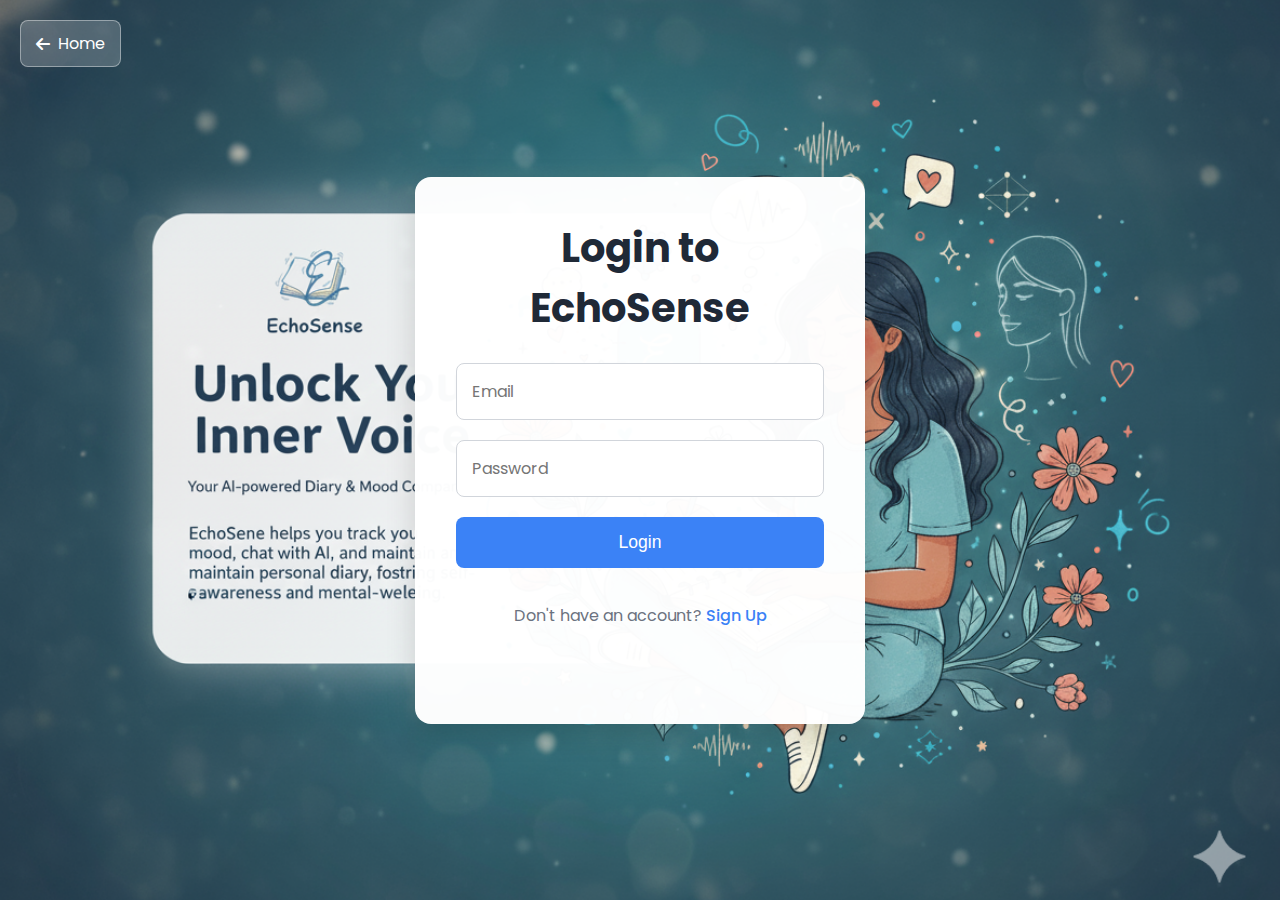
<file: frontend/diary.html>
<!DOCTYPE html>
<html lang="en">
<head>
    <meta charset="UTF-8" />
    <meta name="viewport" content="width=device-width, initial-scale=1.0" />
    <title>EchoSense - Diary & Chat</title>
    
    <!-- === ICONS KE LIYE === -->
    <link rel="stylesheet" href="https://cdnjs.cloudflare.com/ajax/libs/font-awesome/6.2.0/css/all.min.css">
    
    <!-- === DIARY CSS FILE KA LINK === -->
    <link rel="stylesheet" href="diary.css" /> 
</head>
<body>

    <!-- Main container for layout -->
    <div class="container">
    
        <!-- Header -->
        <header>
            <h1>Diary & AI Chat</h1>
            <div class="header-buttons">
                <button id="view-mood-board">
                    <i class="fas fa-chart-bar"></i> Mood Board
                </button>
                <button id="logout-btn">
                    <i class="fas fa-sign-out-alt"></i> Logout
                </button>
            </div>
        </header>

        <!-- Notebook layout -->
        <div class="notebook-container">
        
            <!-- Left Page: Diary Section -->
            <section id="diary-section">
                <h2>Today's Diary</h2>
                <textarea id="diary-input" placeholder="Speak or type your thoughts..."></textarea>
                <div class="controls">
                    <button id="mic-diary">🎤</button>
                    <button id="save-diary">Save</button>
                </div>
                <div id="diary-response"></div>
            </section>

            <!-- Right Page: Chat Section -->
            <section id="chat-section">
                <h2>AI Chat</h2>
                <div id="chat-box"><!-- Chat messages will be dynamically added here --></div>
                <div class="input-container">
                    <input type="text" id="chat-input" placeholder="Type or speak to EchoSense..." />
                    <button id="mic-chat">🎤</button>
                    <button id="send-chat">Send</button>
                </div>
            </section>
            
        </div>
    </div>
    
    <!-- All JS logic handled in scripts.js -->
    <script src="scripts.js"></script>
</body>
</html>
</file>
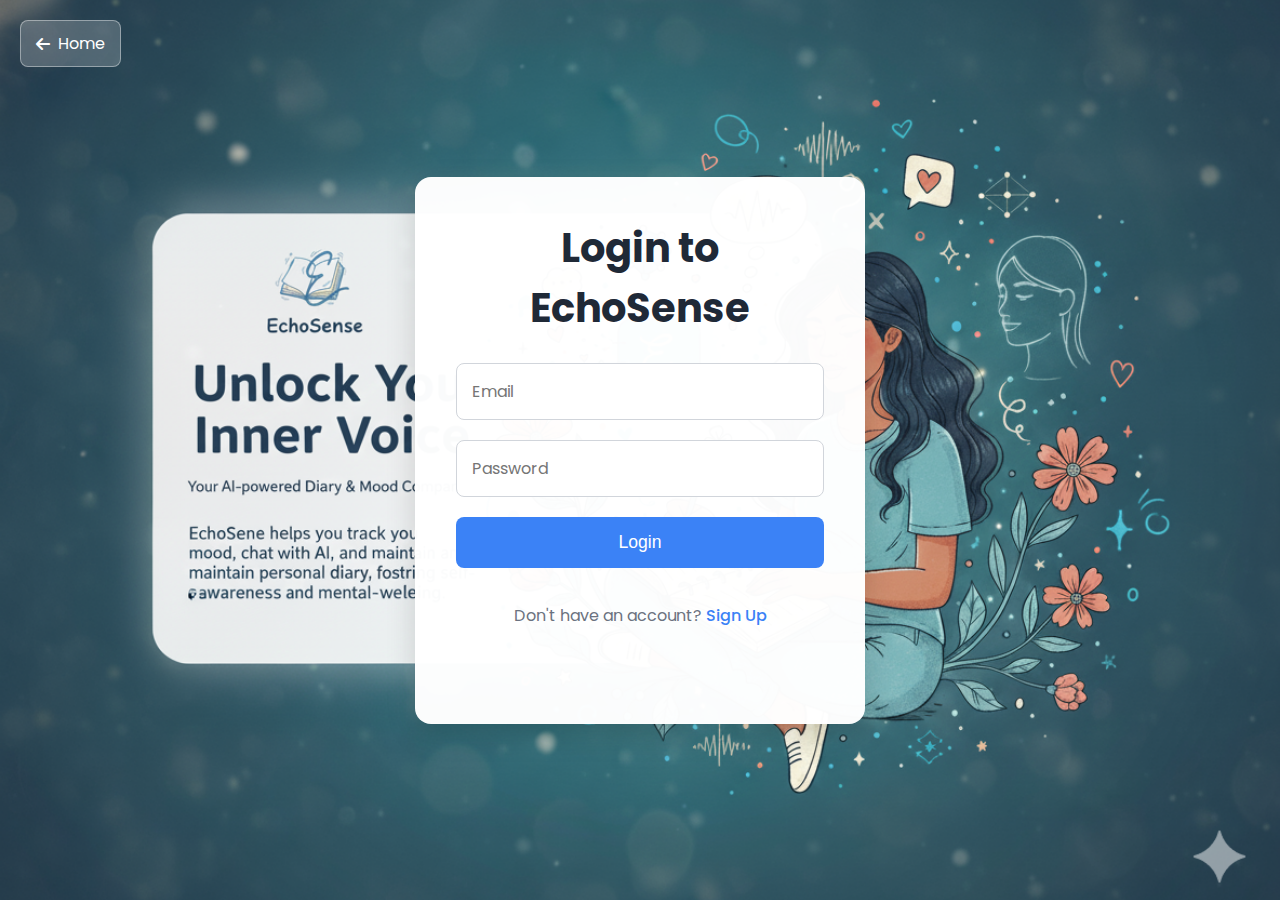
<file: frontend/login.html>
<!DOCTYPE html>
<html lang="en">

<head>
  <meta charset="UTF-8" />
  <meta name="viewport" content="width=device-width, initial-scale=1.0" />
  <title>EchoSense - Login</title>
  <link rel="stylesheet" href="auth.css" />
  <link rel="stylesheet" href="https://cdnjs.cloudflare.com/ajax/libs/font-awesome/6.2.0/css/all.min.css">
</head>

<body>
  <a href="index.html" class="back-home-btn">
    <i class="fas fa-arrow-left"></i> Home
  </a>
  <div class="container">
    <header>
      <h1>Login to EchoSense</h1>
    </header>

    <section id="login-section">
      <input type="email" id="email" placeholder="Email" />
      <input type="password" id="password" placeholder="Password" />
      <button id="login-btn">Login</button>
      <p>Don't have an account? <a href="signup.html">Sign Up</a></p>
      <p id="login-msg"></p>
    </section>
  </div>

  <script>
    const loginBtn = document.getElementById("login-btn");
    const msg = document.getElementById("login-msg");

    const API_URL = window.location.hostname === "localhost" || window.location.hostname === "127.0.0.1"
      ? "http://127.0.0.1:8001/api"
      : "https://echosense-0j6p.onrender.com/api";

    loginBtn.addEventListener("click", async () => {
      const email = document.getElementById("email").value;
      const password = document.getElementById("password").value;

      if (!email || !password) {
        msg.textContent = "Please fill all fields.";
        return;
      }

      try {
        const res = await fetch(`${API_URL}/login`, {
          method: "POST",
          headers: { "Content-Type": "application/json" },
          body: JSON.stringify({ email, password })
        });

        const data = await res.json();
        if (res.status === 200) {
          localStorage.setItem("token", data.access_token);
          window.location.href = "diary.html";
        } else {
          msg.textContent = data.detail || "Login failed!";
        }
      } catch (err) {
        msg.textContent = err.message;
      }
    });
  </script>
</body>

</html>
</file>
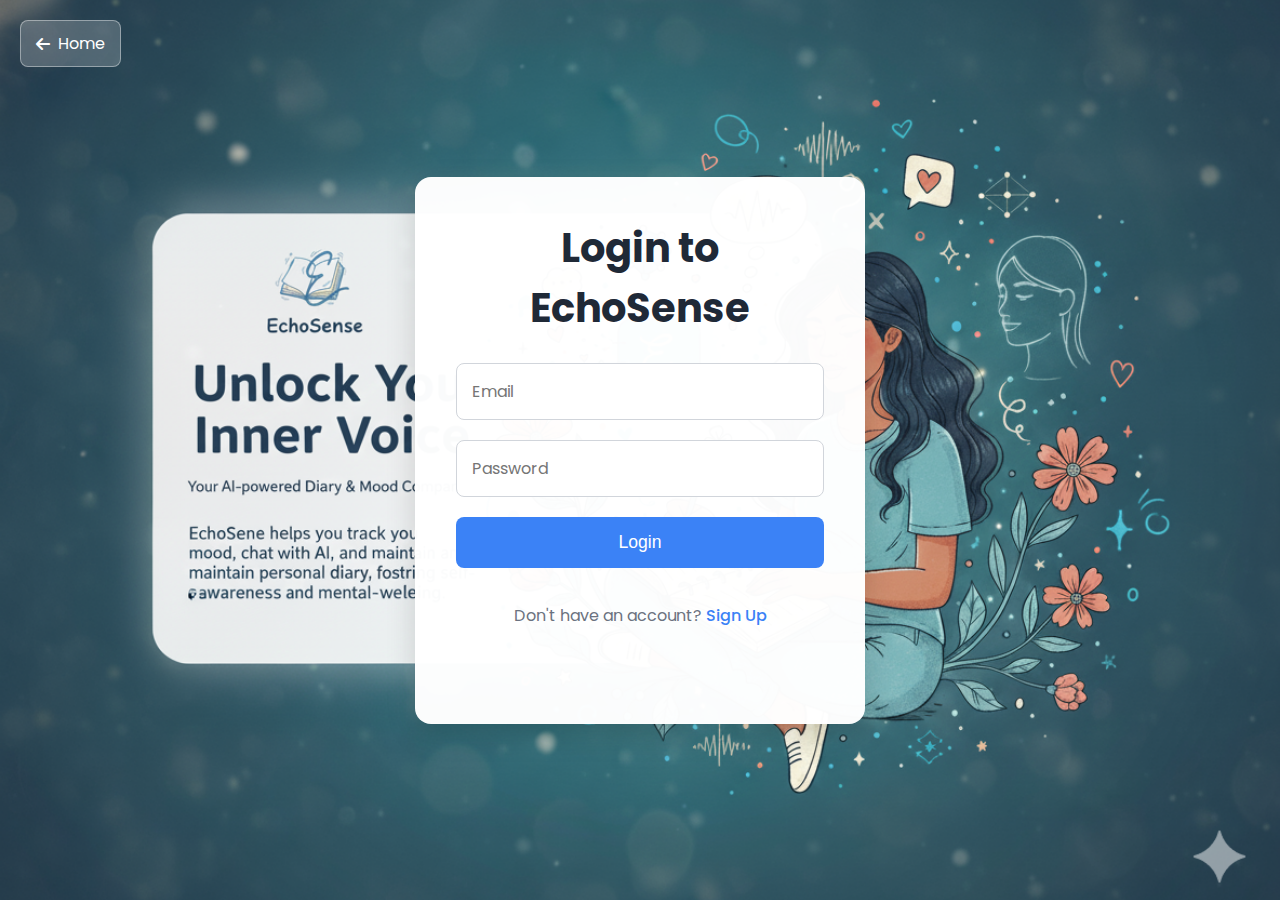
<file: frontend/profile.html>
<!DOCTYPE html>
<html lang="en">
<head>
  <meta charset="UTF-8" />
  <meta name="viewport" content="width=device-width, initial-scale=1.0" />
  <title>EchoSense - Profile</title>
  <link rel="stylesheet" href="profile.css" />
  <link rel="stylesheet" href="https://cdnjs.cloudflare.com/ajax/libs/font-awesome/6.2.0/css/all.min.css">
</head>
<body>
  <div class="container">
    <header>
      <h1>Welcome to EchoSense</h1>
      <p id="user-welcome"></p>
    </header>

    <section id="profile-actions">
      <button onclick="window.location.href='diary.html'">📝 Go to Diary & Chat</button>
      <button onclick="window.location.href='mood-board.html'">📊 Mood Board</button>
      <button id="logout-btn">🚪 Logout</button>
    </section>
  </div>

  <script>
    const token = localStorage.getItem("token");
    const welcome = document.getElementById("user-welcome");
    const logoutBtn = document.getElementById("logout-btn");

    if (!token) window.location.href = "login.html";

    const username = localStorage.getItem("username");
    welcome.textContent = `Hello, ${username || "User"}!`;

    logoutBtn.addEventListener("click", () => {
      localStorage.removeItem("token");
      localStorage.removeItem("username");
      window.location.href = "login.html";
    });
  </script>
</body>
</html>
</file>
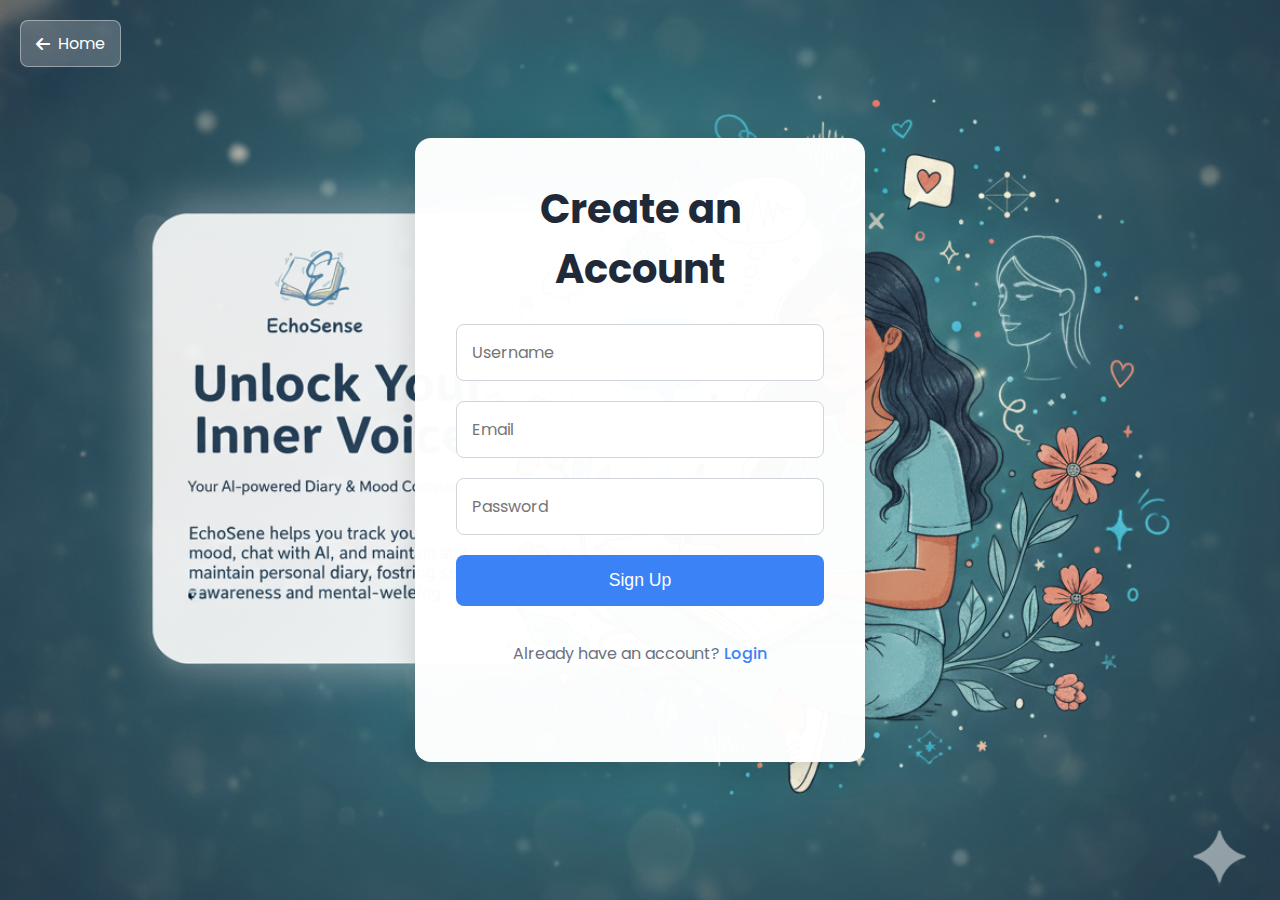
<file: frontend/signup.html>
<!DOCTYPE html>
<html lang="en">

<head>
  <meta charset="UTF-8" />
  <meta name="viewport" content="width=device-width, initial-scale=1.0" />
  <title>EchoSense - Sign Up</title>
  <link rel="stylesheet" href="auth.css" />
  <link rel="stylesheet" href="https://cdnjs.cloudflare.com/ajax/libs/font-awesome/6.2.0/css/all.min.css">
</head>

<body>
  <a href="index.html" class="back-home-btn">
    <i class="fas fa-arrow-left"></i> Home
  </a>
  <div class="container">
    <header>
      <h1>Create an Account</h1>
    </header>

    <section id="signup-section">
      <input type="text" id="username" placeholder="Username" />
      <input type="email" id="email" placeholder="Email" />
      <input type="password" id="password" placeholder="Password" />
      <button id="signup-btn">Sign Up</button>
      <p>Already have an account? <a href="login.html">Login</a></p>
      <p id="signup-msg"></p>
    </section>
  </div>

  <script>
    const signupBtn = document.getElementById("signup-btn");
    const msg = document.getElementById("signup-msg");

    const API_URL = window.location.hostname === "localhost" || window.location.hostname === "127.0.0.1"
      ? "http://127.0.0.1:8000/api"
      : "https://echosense-0j6p.onrender.com/api";

    signupBtn.addEventListener("click", async () => {
      const username = document.getElementById("username").value;
      const email = document.getElementById("email").value;
      const password = document.getElementById("password").value;

      if (!username || !email || !password) {
        msg.textContent = "Please fill all fields.";
        return;
      }

      try {
        const res = await fetch(`${API_URL}/signup`, {
          method: "POST",
          headers: { "Content-Type": "application/json" },
          body: JSON.stringify({ username, email, password })
        });
        const data = await res.json();

        if (res.status === 200) {
          // Store token & username (requires backend to return token after signup)
          localStorage.setItem("token", data.access_token || "");
          localStorage.setItem("username", data.username || username);
          window.location.href = "diary.html";
        } else {
          msg.textContent = data.detail || "Signup failed!";
        }
      } catch (err) {
        msg.textContent = err.message;
      }
    });
  </script>
</body>

</html>
</file>
<file: frontend/diary.css>
/* --- Google Font Import --- */
@import url('https://fonts.googleapis.com/css2?family=Poppins:wght@400;500;700&display=swap');
@import url('https://fonts.googleapis.com/css2?family=Caveat:wght@500&display=swap'); /* A nice handwritten font for the diary */

/* --- Color Palette --- */
:root {
    --primary-blue: #3b82f6;
    --primary-blue-hover: #2563eb;
    --paper-bg: #fdfdf8; /* Off-white paper color */
    --text-dark: #2d3748;
    --text-light: #5a6472;
    --spiral-color: #c0c0c0; /* Silver color for spiral */
    --desk-bg: #f4f1ea; /* A soft, warm background */
}

/* --- Basic Reset & Body Styling --- */
* {
    margin: 0;
    padding: 0;
    box-sizing: border-box;
}

body {
    font-family: 'Poppins', sans-serif;
    min-height: 100vh;
    display: flex;
    justify-content: center;
    align-items: center;
    background-color: var(--desk-bg);
    padding: 20px;
}

/* --- Main Notebook Container --- */
.notebook-container {
    width: 100%;
    max-width: 1200px;
    height: 80vh;
    display: grid;
    grid-template-columns: 1fr 1fr; /* Two equal columns for two pages */
    gap: 40px; /* This gap is for the spiral */
    position: relative;
    filter: drop-shadow(0 10px 15px rgba(0,0,0,0.1));
}

/* --- The Spiral Binding Effect --- */
.notebook-container::before {
    content: '';
    position: absolute;
    top: 0;
    left: 50%;
    transform: translateX(-50%);
    width: 40px;
    height: 100%;
    /* Creates the illusion of punched holes */
    background-image: radial-gradient(circle at center, transparent 7px, var(--paper-bg) 7px, var(--paper-bg) 9px, transparent 9px);
    background-size: 20px 30px;
    background-position: 10px 15px;
    z-index: 10;
}
.notebook-container::after {
    content: '';
    position: absolute;
    top: 0;
    left: 50%;
    transform: translateX(-50%);
    width: 2px;
    height: 100%;
    /* Creates the metal wire of the spiral */
    background: linear-gradient(to bottom, var(--spiral-color), #fff, var(--spiral-color));
    z-index: 11;
}

/* --- Styling for Both "Pages" --- */
#diary-section, #chat-section {
    background-color: var(--paper-bg);
    padding: 30px;
    display: flex;
    flex-direction: column;
    border-radius: 4px;
}
#diary-section {
    padding-left: 50px; /* Extra padding to not write over the spiral */
}
#chat-section {
    padding-right: 50px;
}

/* --- Header and Back Button --- */
header {
    position: absolute;
    top: -60px; /* Position it above the notebook */
    left: 0;
    width: 100%;
    display: flex;
    justify-content: space-between;
    align-items: center;
}
header h1 {
    font-size: 1.5rem;
    color: var(--text-dark);
}
header button {
    background: white;
    border: 1px solid #ddd;
    padding: 8px 15px;
    border-radius: 6px;
    cursor: pointer;
    transition: all 0.2s ease;
}
header button:hover {
    background-color: #f5f5f5;
    box-shadow: 0 2px 5px rgba(0,0,0,0.1);
}

/* --- Diary Section Specifics --- */
#diary-section h2 {
    margin-bottom: 15px;
    color: var(--text-dark);
}
#diary-input {
    flex-grow: 1;
    border: none;
    background: transparent;
    resize: none;
    font-family: 'Caveat', cursive; /* Handwritten font */
    font-size: 1.5rem;
    line-height: 1.6;
    color: #333;
}
#diary-input:focus {
    outline: none;
}
.controls {
    display: flex;
    justify-content: flex-end;
    gap: 10px;
    margin-top: 15px;
}
.controls button {
    border: none;
    padding: 10px 20px;
    border-radius: 6px;
    cursor: pointer;
    font-weight: 500;
}
#save-diary {
    background-color: var(--primary-blue);
    color: white;
}

/* --- Chat Section Specifics --- */
#chat-box {
    flex-grow: 1;
    overflow-y: auto;
    margin-bottom: 15px;
    padding-right: 10px; /* for scrollbar */
}
.input-container {
    display: flex;
    gap: 10px;
}
#chat-input {
    flex-grow: 1;
    border: 1px solid #ddd;
    padding: 10px;
    border-radius: 6px;
}
#send-chat {
    border: none;
    padding: 10px 20px;
    border-radius: 6px;
    background-color: var(--primary-blue);
    color: white;
    cursor: pointer;
}
</file>
<file: frontend/auth.css>
/* --- Google Font Import --- */
@import url('https://fonts.googleapis.com/css2?family=Poppins:wght@400;500;700&display=swap');

/* --- Color Palette --- */
:root {
    --primary-blue: #3b82f6;
    --primary-blue-hover: #2563eb;
    --text-dark: #1f2937;
    --text-light: #6b7280;
    --border-color: #d1d5db;
    --error-red: #ef4444;
    --card-bg: rgba(255, 255, 255, 0.98);
}

/* --- Basic Reset & Body Styling --- */
* {
    margin: 0;
    padding: 0;
    box-sizing: border-box;
}

body {
    font-family: 'Poppins', sans-serif;
    min-height: 100vh;
    display: flex;
    justify-content: center;
    align-items: center;
    color: var(--text-dark);
    /* Yahan aapki final image ka naam daalein */
    background: url('background-illustration.png') no-repeat center center/cover;
    background-attachment: fixed;
    padding: 20px;
}

/* --- Back to Home Button --- */
.back-home-btn {
    position: absolute;
    top: 20px;
    left: 20px;
    display: flex;
    align-items: center;
    gap: 8px;
    padding: 10px 15px;
    background-color: rgba(255, 255, 255, 0.2);
    color: white;
    text-decoration: none;
    border-radius: 8px;
    border: 1px solid rgba(255, 255, 255, 0.4);
    transition: background-color 0.3s ease;
}

.back-home-btn:hover {
    background-color: rgba(255, 255, 255, 0.4);
}

/* --- Main Form Container --- */
.container {
    width: 100%;
    max-width: 450px;
    background-color: var(--card-bg);
    border-radius: 16px;
    box-shadow: 0 10px 30px rgba(0, 0, 0, 0.15);
    padding: 40px;
    text-align: center;
    border: 1px solid rgba(255, 255, 255, 0.2);
}

header h1 {
    font-size: 2.5rem;
    font-weight: 700;
    margin-bottom: 25px;
    color: var(--text-dark);
}

/* --- Form Elements Styling --- */
#signup-section, #login-section {
    display: flex;
    flex-direction: column;
    gap: 20px;
}

input[type="text"],
input[type="email"],
input[type="password"] {
    width: 100%;
    padding: 15px;
    border: 1px solid var(--border-color);
    border-radius: 8px;
    font-size: 1rem;
    font-family: 'Poppins', sans-serif;
    transition: all 0.3s ease;
}

input[type="text"]:focus,
input[type="email"]:focus,
input[type="password"]:focus {
    outline: none;
    border-color: var(--primary-blue);
    box-shadow: 0 0 0 3px rgba(59, 130, 246, 0.2);
}

button {
    width: 100%;
    padding: 15px;
    border: none;
    border-radius: 8px;
    background-color: var(--primary-blue);
    color: white;
    font-size: 1.1rem;
    font-weight: 500;
    cursor: pointer;
    transition: all 0.3s ease;
}

button:hover {
    background-color: var(--primary-blue-hover);
    transform: translateY(-2px);
    box-shadow: 0 4px 15px rgba(59, 130, 246, 0.3);
}

/* --- Links and Messages --- */
p {
    margin-top: 15px;
    color: var(--text-light);
}

p a {
    color: var(--primary-blue);
    font-weight: 500;
    text-decoration: none;
    transition: text-decoration 0.3s ease;
}

p a:hover {
    text-decoration: underline;
}

#signup-msg, #login-msg {
    color: var(--error-red);
    font-weight: 500;
    min-height: 20px;
}
</file>
<file: frontend/profile.css>
/* --- Google Font Import --- */
@import url('https://fonts.googleapis.com/css2?family=Poppins:wght@400;500;700&display=swap');

/* --- Color Palette --- */
:root {
    --primary-blue: #3b82f6;
    --primary-blue-hover: #2563eb;
    --secondary-gray: #6b7280;
    --danger-red: #ef4444;
    --danger-red-hover: #dc2626;
    --text-dark: #1f2937;
    --card-bg: rgba(255, 255, 255, 0.98);
}

/* --- Basic Reset & Body Styling --- */
* {
    margin: 0;
    padding: 0;
    box-sizing: border-box;
}

body {
    font-family: 'Poppins', sans-serif;
    min-height: 100vh;
    display: flex;
    justify-content: center;
    align-items: center;
    color: var(--text-dark);
    /* Yahan aapki final image ka naam daalein */
    background: url('background-illustration.png') no-repeat center center/cover;
    background-attachment: fixed;
    padding: 20px;
}

/* --- Main Profile Container --- */
.container {
    width: 100%;
    max-width: 600px; /* Thoda bada card profile page ke liye */
    background-color: var(--card-bg);
    border-radius: 16px;
    box-shadow: 0 10px 30px rgba(0, 0, 0, 0.15);
    padding: 40px;
    text-align: center;
    border: 1px solid rgba(255, 255, 255, 0.2);
}

header h1 {
    font-size: 2.2rem;
    font-weight: 700;
    margin-bottom: 10px;
    color: var(--text-dark);
}

#user-welcome {
    font-size: 1.2rem;
    color: var(--secondary-gray);
    margin-bottom: 30px;
}

/* --- Profile Action Buttons --- */
#profile-actions {
    display: flex;
    flex-direction: column;
    gap: 15px;
}

#profile-actions button {
    display: flex;
    align-items: center;
    justify-content: center;
    gap: 10px;
    width: 100%;
    padding: 18px;
    border: none;
    border-radius: 8px;
    color: white;
    font-size: 1.1rem;
    font-weight: 500;
    cursor: pointer;
    transition: all 0.3s ease;
}

#profile-actions button:hover {
    transform: translateY(-2px);
    box-shadow: 0 4px 15px rgba(0, 0, 0, 0.2);
}

/* Specific Button Styles */
button[onclick*="diary.html"] {
    background-color: var(--primary-blue);
}
button[onclick*="diary.html"]:hover {
    background-color: var(--primary-blue-hover);
}

button[onclick*="mood-board.html"] {
    background-color: #10b981; /* Teal color for mood board */
}
button[onclick*="mood-board.html"]:hover {
    background-color: #059669;
}

#logout-btn {
    background-color: var(--secondary-gray);
}

#logout-btn:hover {
    background-color: #4b5563;
}
</file>
